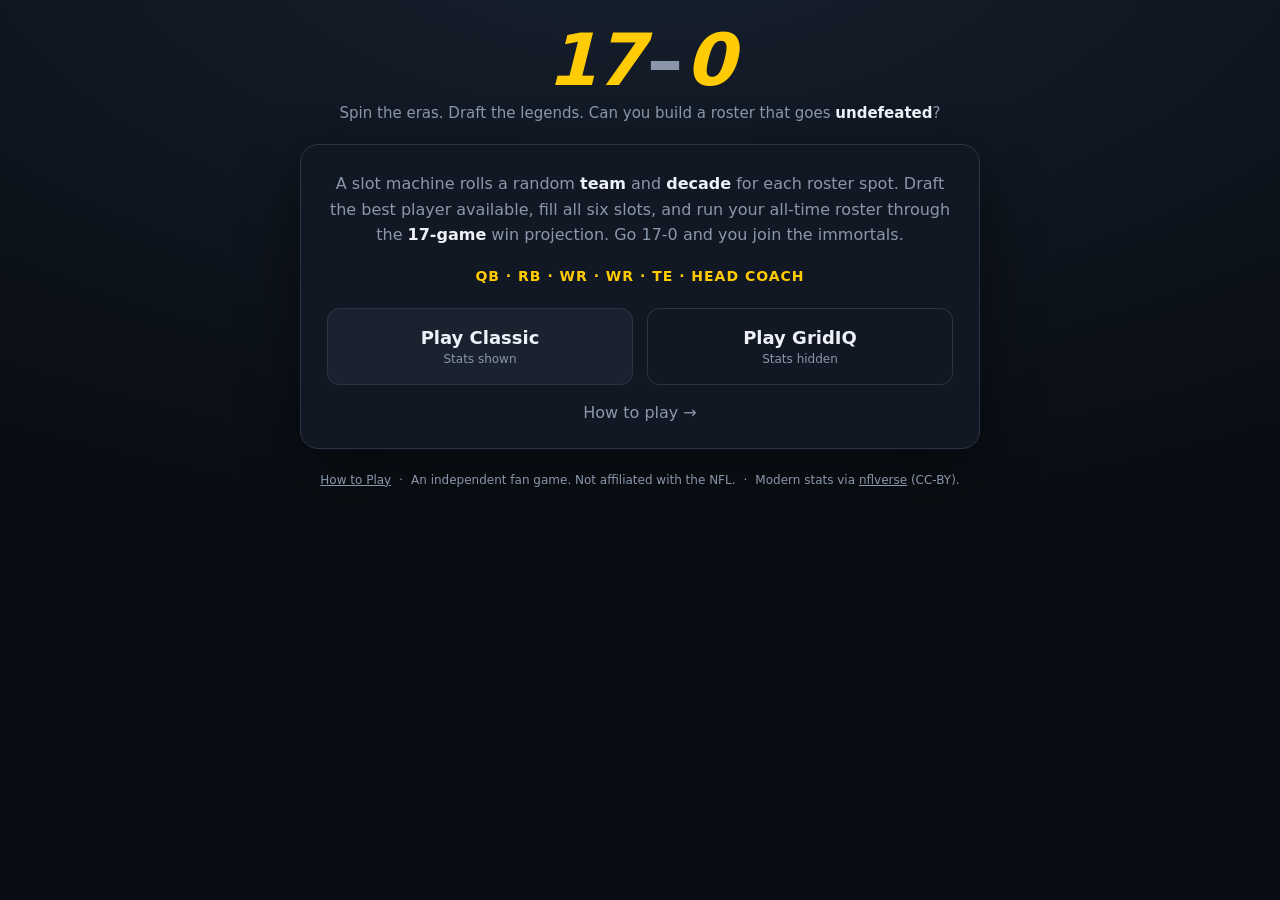
<file: index.html>
<!DOCTYPE html>
<html lang="en">
<head>
<meta charset="UTF-8">
<meta name="viewport" content="width=device-width, initial-scale=1.0">
<title>17-0 — Can you build an undefeated NFL roster?</title>
<link rel="stylesheet" href="style.css">
</head>
<body>
<div class="shell">

  <header class="topbar">
    <h1 class="logo"><span>17</span><i>–</i><span>0</span></h1>
    <p class="tag">Spin the eras. Draft the legends. Can you build a roster that goes <b>undefeated</b>?</p>
  </header>

  <!-- START -->
  <section id="start" class="panel">
    <p class="intro">A slot machine rolls a random <b>team</b> and <b>decade</b> for each roster spot.
      Draft the best player available, fill all six slots, and run your all-time roster through the
      <b>17-game</b> win projection. Go 17-0 and you join the immortals.</p>
    <div class="lineup-preview">QB · RB · WR · WR · TE · HEAD COACH</div>
    <div class="mode-pick">
      <button id="play-classic" class="btn big">Play Classic<small>Stats shown</small></button>
      <button id="play-gridiq" class="btn big ghost">Play GridIQ<small>Stats hidden</small></button>
    </div>
    <a class="how" href="how-to-play.html">How to play →</a>
  </section>

  <!-- GAME -->
  <section id="game" class="panel hidden">
    <div class="game-head">
      <span id="mode-tag" class="pill">Classic Mode</span>
      <h2 id="slot-title">Still need: QB, RB, WR, TE, HC</h2>
    </div>

    <div id="roster" class="roster"></div>

    <div class="machine">
      <div class="reel"><label>TEAM</label><div id="team-reel" class="reel-val">—</div></div>
      <div class="reel"><label>DECADE</label><div id="decade-reel" class="reel-val">—</div></div>
    </div>

    <p class="card-hint">Pick a player from this team's era to fill an open slot.</p>
    <div id="card" class="card empty"><p>Spinning…</p></div>

    <div class="controls">
      <button id="team-skip" class="btn ghost">Team Skip (1)</button>
      <button id="decade-skip" class="btn ghost">Decade Skip (1)</button>
    </div>
  </section>

  <!-- RESULT -->
  <section id="result" class="panel hidden">
    <h2 class="result-title">Regular Season</h2>
    <div id="record" class="record">—</div>
    <div id="strength" class="strength"></div>
    <div id="epilogue" class="epilogue"></div>
    <p id="verdict" class="verdict"></p>
    <div id="final-roster" class="final-roster"></div>
    <button id="again" class="btn big primary">Run it back</button>
  </section>

  <footer class="footer">
    <a href="how-to-play.html">How to Play</a>
    <span>·</span>
    <span>An independent fan game. Not affiliated with the NFL.</span>
    <span>·</span>
    <span>Modern stats via <a href="https://github.com/nflverse/nflverse-data" target="_blank" rel="noopener">nflverse</a> (CC-BY).</span>
  </footer>

</div>

<script src="teams.js"></script>
<script src="players.js"></script>
<script src="stats.js"></script>
<script src="game.js"></script>
</body>
</html>
</file>
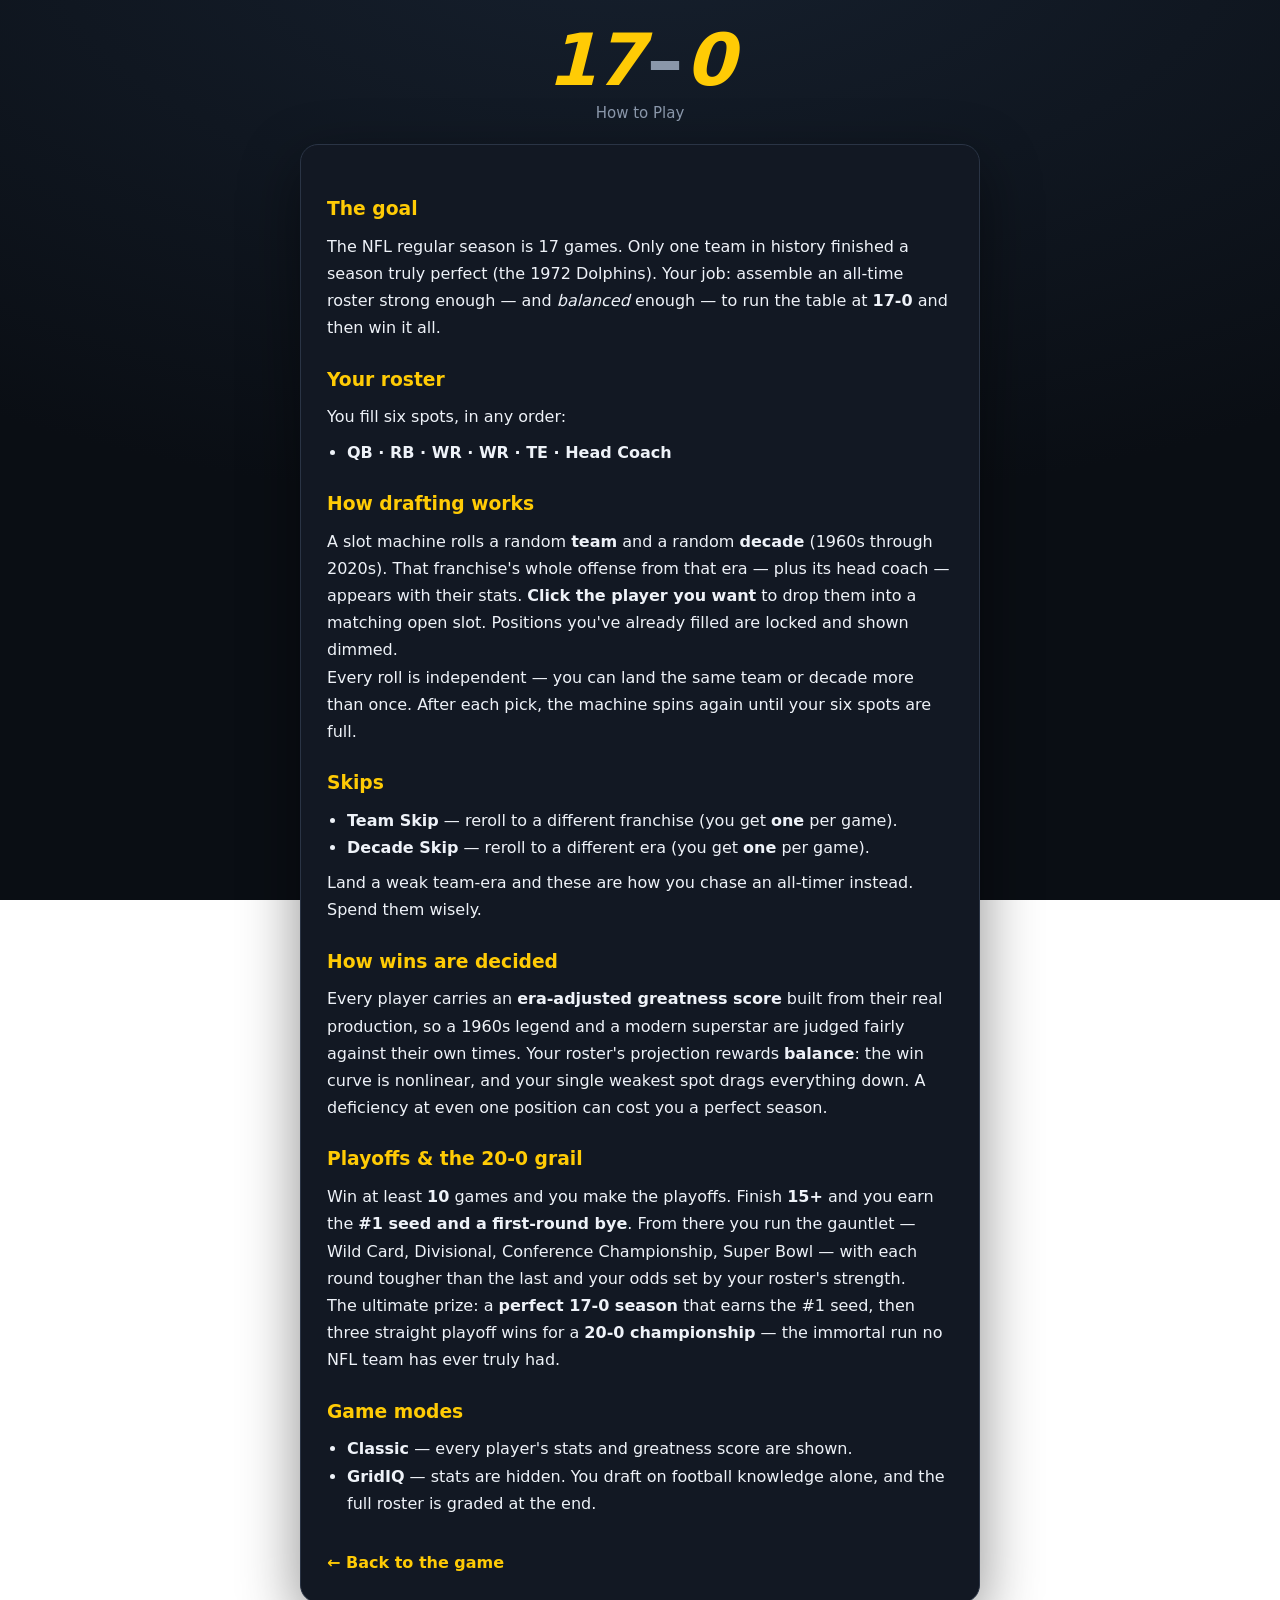
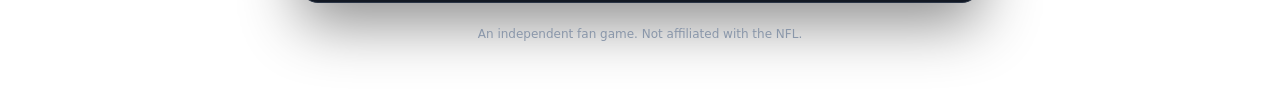
<file: how-to-play.html>
<!DOCTYPE html>
<html lang="en">
<head>
<meta charset="UTF-8">
<meta name="viewport" content="width=device-width, initial-scale=1.0">
<title>How to Play — 17-0</title>
<link rel="stylesheet" href="style.css">
<style>
  .doc { line-height: 1.7; }
  .doc h3 { margin: 22px 0 8px; color: var(--gold); }
  .doc p, .doc li { color: var(--cdd, var(--text)); }
  .doc ul { margin: 8px 0 8px 20px; color: var(--muted); }
  .doc li b { color: var(--text); }
  .back { display: inline-block; margin-top: 24px; color: var(--gold); text-decoration: none; font-weight: 700; }
</style>
</head>
<body>
<div class="shell">
  <header class="topbar">
    <h1 class="logo"><span>17</span><i>–</i><span>0</span></h1>
    <p class="tag">How to Play</p>
  </header>

  <section class="panel doc">
    <h3>The goal</h3>
    <p>The NFL regular season is 17 games. Only one team in history finished a season truly
       perfect (the 1972 Dolphins). Your job: assemble an all-time roster strong enough — and
       <i>balanced</i> enough — to run the table at <b>17-0</b> and then win it all.</p>

    <h3>Your roster</h3>
    <p>You fill six spots, in any order:</p>
    <ul>
      <li><b>QB · RB · WR · WR · TE · Head Coach</b></li>
    </ul>

    <h3>How drafting works</h3>
    <p>A slot machine rolls a random <b>team</b> and a random <b>decade</b> (1960s through 2020s).
       That franchise's whole offense from that era — plus its head coach — appears with their stats.
       <b>Click the player you want</b> to drop them into a matching open slot. Positions you've
       already filled are locked and shown dimmed.</p>
    <p>Every roll is independent — you can land the same team or decade more than once. After each
       pick, the machine spins again until your six spots are full.</p>

    <h3>Skips</h3>
    <ul>
      <li><b>Team Skip</b> — reroll to a different franchise (you get <b>one</b> per game).</li>
      <li><b>Decade Skip</b> — reroll to a different era (you get <b>one</b> per game).</li>
    </ul>
    <p>Land a weak team-era and these are how you chase an all-timer instead. Spend them wisely.</p>

    <h3>How wins are decided</h3>
    <p>Every player carries an <b>era-adjusted greatness score</b> built from their real
       production, so a 1960s legend and a modern superstar are judged fairly against their own times.
       Your roster's projection rewards <b>balance</b>: the win curve is nonlinear, and your single
       weakest spot drags everything down. A deficiency at even one position can cost you a perfect season.</p>

    <h3>Playoffs &amp; the 20-0 grail</h3>
    <p>Win at least <b>10</b> games and you make the playoffs. Finish <b>15+</b> and you earn the
       <b>#1 seed and a first-round bye</b>. From there you run the gauntlet — Wild Card, Divisional,
       Conference Championship, Super Bowl — with each round tougher than the last and your odds set
       by your roster's strength.</p>
    <p>The ultimate prize: a <b>perfect 17-0 season</b> that earns the #1 seed, then three straight
       playoff wins for a <b>20-0 championship</b> — the immortal run no NFL team has ever truly had.</p>

    <h3>Game modes</h3>
    <ul>
      <li><b>Classic</b> — every player's stats and greatness score are shown.</li>
      <li><b>GridIQ</b> — stats are hidden. You draft on football knowledge alone, and the
          full roster is graded at the end.</li>
    </ul>

    <a class="back" href="index.html">← Back to the game</a>
  </section>

  <footer class="footer">
    <span>An independent fan game. Not affiliated with the NFL.</span>
  </footer>
</div>
</body>
</html>
</file>
<file: style.css>
:root {
  --bg: #0a0e14;
  --panel: #121823;
  --panel-2: #1a2230;
  --line: #2a3445;
  --text: #eef2f8;
  --muted: #8a97aa;
  --gold: #ffcb05;
  --green: #2dd36f;
  --red: #ff5a5f;
}

* { box-sizing: border-box; margin: 0; padding: 0; }

body {
  font-family: -apple-system, "Segoe UI", system-ui, sans-serif;
  background: radial-gradient(1200px 600px at 50% -10%, #16202e, var(--bg)) fixed;
  color: var(--text);
  min-height: 100vh;
  display: flex;
  justify-content: center;
  padding: 24px 16px 60px;
}

.shell { width: 100%; max-width: 680px; }

.hidden { display: none !important; }

/* header */
.topbar { text-align: center; margin-bottom: 22px; }
.logo {
  font-size: 72px;
  font-weight: 900;
  letter-spacing: -2px;
  line-height: 1;
  font-style: italic;
}
.logo span { color: var(--gold); }
.logo i { color: var(--muted); font-style: normal; padding: 0 4px; }
.tag { color: var(--muted); margin-top: 8px; font-size: 15px; }
.tag b { color: var(--text); }

/* panels */
.panel {
  background: var(--panel);
  border: 1px solid var(--line);
  border-radius: 18px;
  padding: 26px;
  box-shadow: 0 20px 60px rgba(0,0,0,.45);
}

/* start */
.intro { color: var(--muted); line-height: 1.6; text-align: center; }
.intro b { color: var(--text); }
.lineup-preview {
  text-align: center;
  font-weight: 800;
  letter-spacing: 1px;
  color: var(--gold);
  margin: 20px 0 24px;
  font-size: 14px;
}
.mode-pick { display: flex; gap: 14px; }
.how { display: block; text-align: center; margin-top: 18px; color: var(--muted); text-decoration: none; }
.how:hover { color: var(--gold); }

/* buttons */
.btn {
  font: inherit;
  font-weight: 700;
  color: var(--text);
  background: var(--panel-2);
  border: 1px solid var(--line);
  border-radius: 12px;
  padding: 12px 16px;
  cursor: pointer;
  transition: transform .06s ease, background .15s ease, opacity .15s;
}
.btn:hover:not(:disabled) { transform: translateY(-1px); background: #222d3e; }
.btn:active:not(:disabled) { transform: translateY(0); }
.btn:disabled { opacity: .38; cursor: not-allowed; }
.btn.primary { background: var(--gold); color: #1a1400; border-color: var(--gold); }
.btn.primary:hover:not(:disabled) { background: #ffd633; }
.btn.ghost { background: transparent; }
.btn.big { flex: 1; flex-direction: column; display: flex; align-items: center; gap: 4px; padding: 18px; font-size: 18px; }
.btn.big small { font-weight: 500; color: var(--muted); font-size: 12px; }
.btn.primary.big small { color: #5a4a00; }

/* game head */
.game-head { display: flex; align-items: center; gap: 12px; margin-bottom: 16px; flex-wrap: wrap; }
.pill { background: var(--panel-2); border: 1px solid var(--line); color: var(--gold); font-size: 12px; font-weight: 700; padding: 4px 10px; border-radius: 999px; }
#slot-title { font-size: 19px; }

/* roster strip */
.roster { display: grid; grid-template-columns: repeat(6, 1fr); gap: 8px; margin-bottom: 20px; }
.slot-chip {
  background: var(--panel-2);
  border: 1px solid var(--line);
  border-radius: 10px;
  padding: 8px 6px;
  text-align: center;
  min-height: 56px;
  display: flex; flex-direction: column; gap: 3px; justify-content: center;
}
.slot-chip.active { border-color: var(--gold); box-shadow: 0 0 0 1px var(--gold) inset; }
.slot-chip.filled { background: #16202e; }
.slot-pos { font-size: 11px; font-weight: 800; color: var(--gold); letter-spacing: .5px; }
.slot-name { font-size: 11px; color: var(--muted); line-height: 1.2; overflow: hidden; }
.slot-chip.filled .slot-name { color: var(--text); }

/* slot machine */
.machine { display: flex; gap: 12px; margin-bottom: 18px; }
.reel {
  flex: 1;
  background: #0c121b;
  border: 1px solid var(--line);
  border-radius: 12px;
  padding: 14px;
  text-align: center;
  overflow: hidden;
}
.reel label { display: block; font-size: 11px; font-weight: 800; color: var(--muted); letter-spacing: 1px; margin-bottom: 6px; }
.reel-val { font-size: 20px; font-weight: 800; min-height: 26px; }

/* roster card */
.card-hint { color: var(--muted); font-size: 13px; margin-bottom: 8px; }
.card {
  border: 1px solid var(--line);
  border-radius: 14px;
  overflow: hidden;
  margin-bottom: 16px;
  min-height: 130px;
  background: var(--panel-2);
}
.card.empty { display: flex; align-items: center; justify-content: center; color: var(--muted); min-height: 130px; }
.card-bar { height: 8px; background: linear-gradient(90deg, var(--team, var(--gold)), var(--team-alt, var(--gold))); }
.card-head { display: flex; align-items: baseline; justify-content: space-between; padding: 12px 16px 4px; }
.card-team { font-size: 20px; font-weight: 900; letter-spacing: -.4px; }
.card-era { font-weight: 800; color: var(--gold); }
.card-body { padding: 4px 12px 14px; display: flex; flex-direction: column; gap: 14px; }

/* per-position stat tables */
.pos-block.filledpos { opacity: .42; }
.pos-title { font-size: 11px; font-weight: 800; letter-spacing: .8px; text-transform: uppercase; color: var(--muted); margin: 4px 0 4px; }
.locktag { color: var(--green); font-weight: 700; font-size: 10px; letter-spacing: .4px; }

.ptable { width: 100%; border-collapse: collapse; font-size: 14px; }
.ptable thead th {
  font-size: 10px; font-weight: 800; letter-spacing: .6px; text-transform: uppercase;
  color: var(--muted); padding: 4px 6px; border-bottom: 1px solid var(--line); text-align: right;
}
.ptable thead th.c-name { text-align: left; }
.ptable .c-name { text-align: left; width: 40%; }
.ptable .c-num { text-align: right; width: 56px; font-variant-numeric: tabular-nums; }

.prow { cursor: pointer; transition: background .12s; }
.prow td { padding: 8px 6px; border-bottom: 1px solid rgba(42,52,69,.5); }
.prow:last-child td { border-bottom: none; }
.prow:hover:not(.disabled) td { background: #16202e; }
.prow:hover:not(.disabled) .c-name { color: var(--gold); }
.prow.disabled { opacity: .4; cursor: not-allowed; }

.c-name { font-weight: 700; color: var(--text); }
.c-num { color: var(--muted); font-size: 13px; }
.c-ovr { font-weight: 900; color: var(--gold); font-size: 14px; }

@media (max-width: 520px) {
  .ptable { font-size: 12.5px; }
  .ptable .c-num { width: 44px; font-size: 12px; }
  .prow td { padding: 7px 4px; }
}

/* controls */
.controls { display: grid; grid-template-columns: 1fr 1fr; gap: 10px; }
.controls .btn { width: 100%; }

/* playoff epilogue */
.epilogue { margin: 16px 0 4px; }
.po-badges { display: grid; grid-template-columns: repeat(4, 1fr); gap: 8px; margin-bottom: 12px; }
.po-badge {
  border: 1px solid var(--line);
  border-radius: 10px;
  padding: 10px 6px;
  text-align: center;
  background: var(--panel-2);
  display: flex; flex-direction: column; gap: 4px;
}
.po-name { font-size: 10px; font-weight: 700; color: var(--muted); letter-spacing: .3px; }
.po-tag { font-size: 18px; font-weight: 900; }
.po-badge.won { border-color: var(--green); }
.po-badge.won .po-tag { color: var(--green); }
.po-badge.lost { border-color: var(--red); }
.po-badge.lost .po-tag { color: var(--red); }
.po-badge.bye .po-tag { color: var(--gold); font-size: 13px; }
.po-badge.dim { opacity: .4; }
.po-result { text-align: center; font-size: 20px; font-weight: 800; }
.po-result.champ { color: var(--gold); text-shadow: 0 0 24px rgba(255,203,5,.45); }
.po-result.missed { color: var(--muted); }
.po-total { text-align: center; color: var(--muted); font-weight: 700; margin-top: 4px; }

/* result */
.result-title { text-align: center; color: var(--muted); font-size: 15px; font-weight: 600; text-transform: uppercase; letter-spacing: 2px; }
.record { text-align: center; font-size: 90px; font-weight: 900; letter-spacing: -3px; line-height: 1; margin: 6px 0; }
.record.perfect { color: var(--gold); text-shadow: 0 0 30px rgba(255,203,5,.5); }
.record.great { color: var(--green); }
.record.ok { color: var(--text); }
.record.rough { color: var(--red); }
.strength { text-align: center; color: var(--muted); font-weight: 700; }
.verdict { text-align: center; margin: 14px 0 20px; line-height: 1.5; }
.final-roster { display: flex; flex-direction: column; gap: 8px; margin-bottom: 22px; }
.final-row {
  display: grid;
  grid-template-columns: 44px 1fr auto;
  align-items: center;
  gap: 10px;
  background: var(--panel-2);
  border: 1px solid var(--line);
  border-left: 4px solid var(--team, var(--gold));
  border-radius: 10px;
  padding: 10px 12px;
}
.fr-pos { font-weight: 800; color: var(--gold); font-size: 13px; }
.fr-name { font-weight: 700; }
.fr-team { grid-column: 2; font-size: 12px; color: var(--muted); }
.fr-score { font-weight: 900; font-size: 20px; }
#again { width: 100%; }

/* footer */
.footer { text-align: center; margin-top: 24px; color: var(--muted); font-size: 12px; display: flex; gap: 8px; justify-content: center; flex-wrap: wrap; }
.footer a { color: var(--muted); }
.footer a:hover { color: var(--gold); }

@media (max-width: 520px) {
  .logo { font-size: 56px; }
  .record { font-size: 70px; }
  .slot-pos { font-size: 10px; }
  .mode-pick { flex-direction: column; }
  .roster { grid-template-columns: repeat(3, 1fr); }
}
</file>
